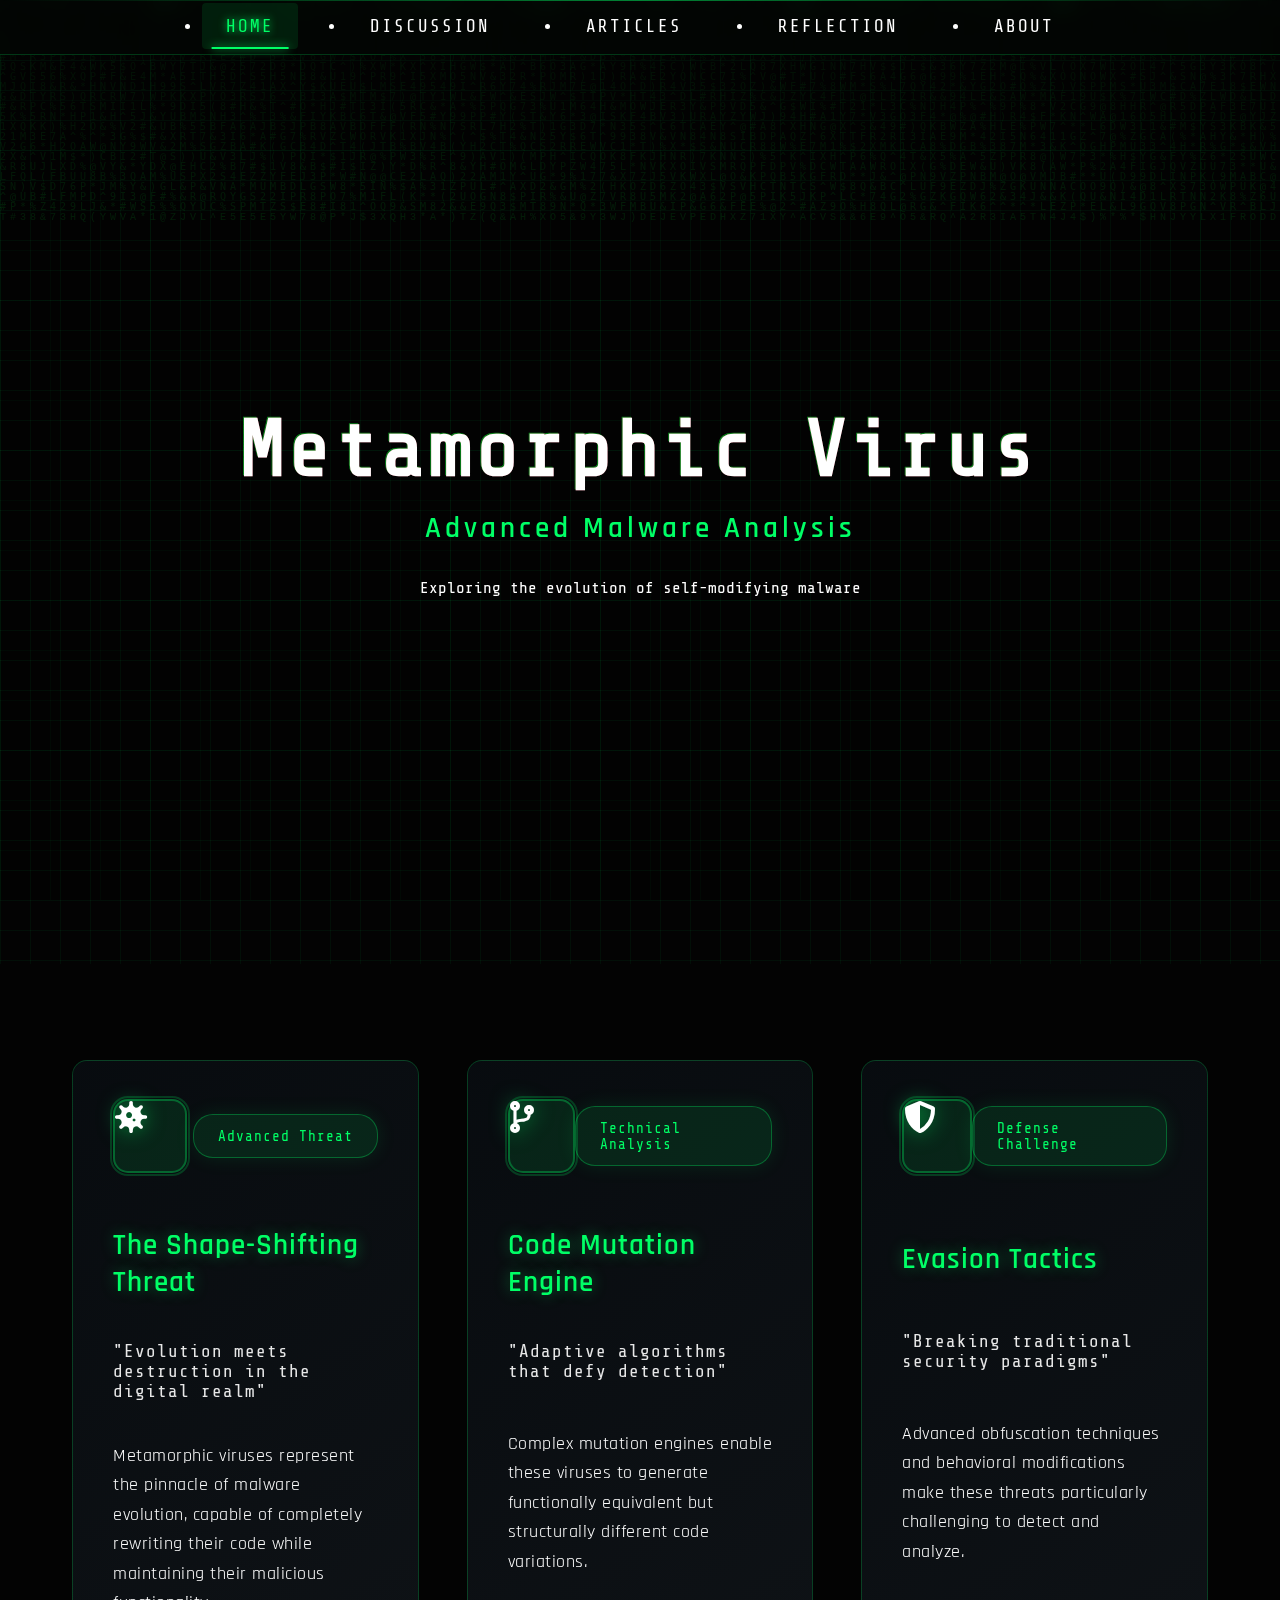
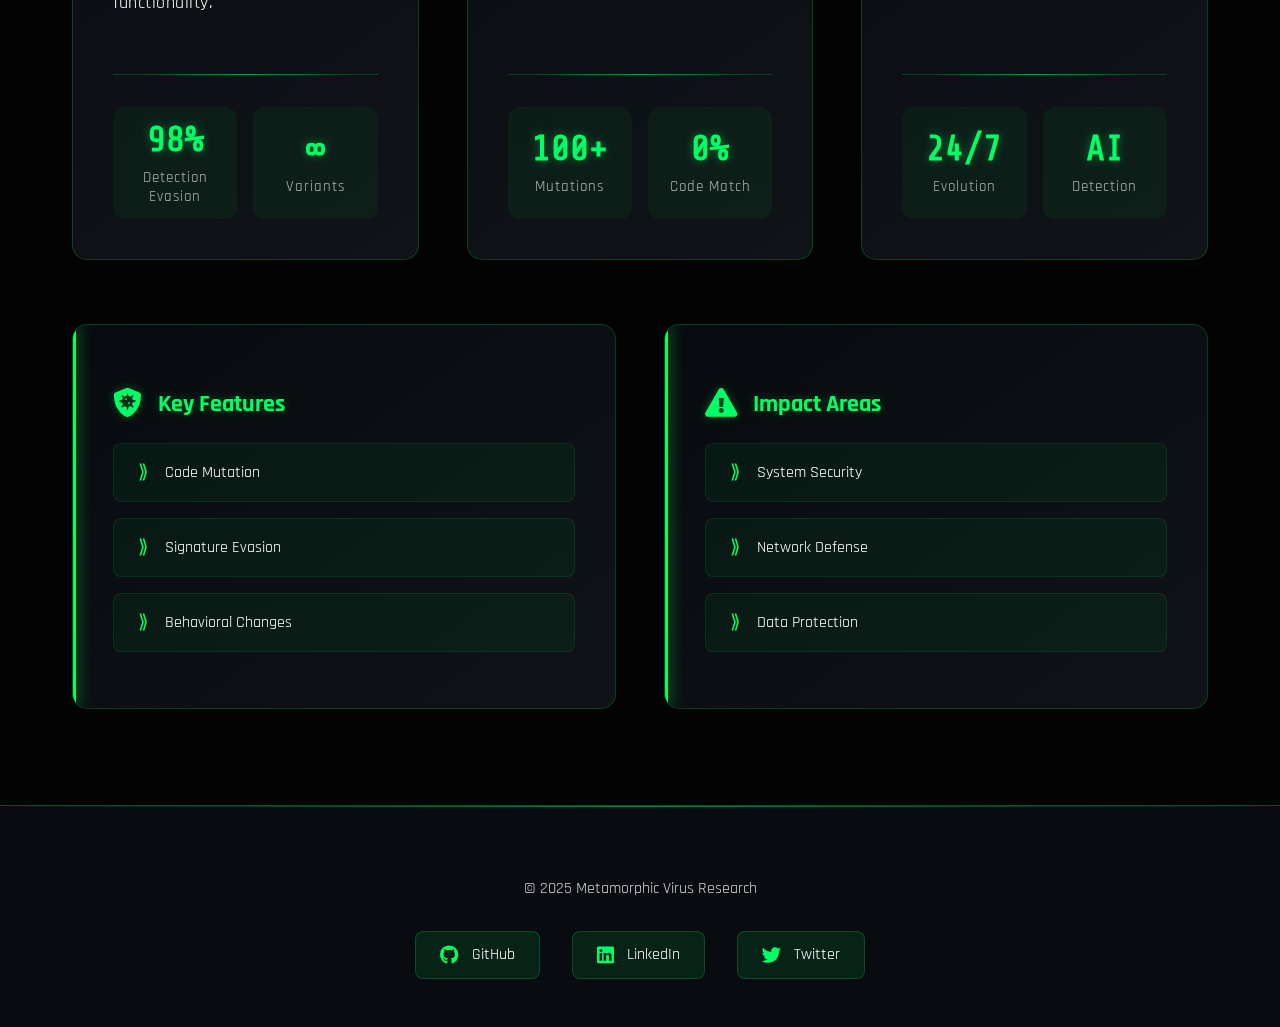
<file: index.html>
<!DOCTYPE html>
<html lang="en">
<head>
    <meta charset="UTF-8">
    <meta name="viewport" content="width=device-width, initial-scale=1.0">
    <title>Metamorphic Virus - Home</title>
    <link rel="stylesheet" href="css/style.css">
    <link rel="stylesheet" href="css/home.css">
    <link rel="stylesheet" href="css/footer.css">
    <link rel="preconnect" href="https://fonts.googleapis.com">
    <link rel="preconnect" href="https://fonts.gstatic.com" crossorigin>
    <link href="https://fonts.googleapis.com/css2?family=Share+Tech+Mono&family=Rajdhani:wght@400;600&display=swap" rel="stylesheet">
</head>
<body class="dark-theme">
    <div class="particles-bg"></div>
    <div class="cyber-grid"></div>
    
    <nav class="glass-nav">
        <ul>
            <li><a href="index.html" class="active">Home</a></li>
            <li><a href="discussion.html">Discussion</a></li>
            <li><a href="articles.html">Articles</a></li>
            <li><a href="reflection.html">Reflection</a></li>
            <li><a href="about.html">About</a></li>
        </ul>
    </nav>

    <main>
        <div class="hero-section">
            <div class="cyber-grid-overlay"></div>
            <div class="glitch-container">
                <h1 class="glitch mega-title" data-text="Metamorphic Virus">Metamorphic Virus</h1>
                <div class="scanline"></div>
                <div class="hero-subtitle">Advanced Malware Analysis</div>
                <div class="hero-description">
                    <p>Exploring the evolution of self-modifying malware</p>
                </div>
            </div>
        </div>
        
        <div class="content-wrapper">
            <div class="feature-cards">
                <div class="glass-card feature-card">
                    <div class="card-header">
                        <div class="card-icon"><i class="fas fa-virus pulse-icon"></i></div>
                        <div class="cyber-badge">Advanced Threat</div>
                    </div>
                    <h2 class="cyber-title">The Shape-Shifting Threat</h2>
                    <div class="cyber-line animated"></div>
                    <p class="glow-text">"Evolution meets destruction in the digital realm"</p>
                    <p class="main-text">Metamorphic viruses represent the pinnacle of malware evolution, capable of completely rewriting their code while maintaining their malicious functionality.</p>
                    <div class="card-stats">
                        <div class="stat">
                            <span class="stat-value">98%</span>
                            <span class="stat-label">Detection Evasion</span>
                        </div>
                        <div class="stat">
                            <span class="stat-value">∞</span>
                            <span class="stat-label">Variants</span>
                        </div>
                    </div>
                </div>

                <div class="glass-card feature-card">
                    <div class="card-header">
                        <div class="card-icon"><i class="fas fa-code-branch pulse-icon"></i></div>
                        <div class="cyber-badge">Technical Analysis</div>
                    </div>
                    <h2 class="cyber-title">Code Mutation Engine</h2>
                    <div class="cyber-line animated"></div>
                    <p class="glow-text">"Adaptive algorithms that defy detection"</p>
                    <p class="main-text">Complex mutation engines enable these viruses to generate functionally equivalent but structurally different code variations.</p>
                    <div class="card-stats">
                        <div class="stat">
                            <span class="stat-value">100+</span>
                            <span class="stat-label">Mutations</span>
                        </div>
                        <div class="stat">
                            <span class="stat-value">0%</span>
                            <span class="stat-label">Code Match</span>
                        </div>
                    </div>
                </div>

                <div class="glass-card feature-card">
                    <div class="card-header">
                        <div class="card-icon"><i class="fas fa-shield-alt pulse-icon"></i></div>
                        <div class="cyber-badge">Defense Challenge</div>
                    </div>
                    <h2 class="cyber-title">Evasion Tactics</h2>
                    <div class="cyber-line animated"></div>
                    <p class="glow-text">"Breaking traditional security paradigms"</p>
                    <p class="main-text">Advanced obfuscation techniques and behavioral modifications make these threats particularly challenging to detect and analyze.</p>
                    <div class="card-stats">
                        <div class="stat">
                            <span class="stat-value">24/7</span>
                            <span class="stat-label">Evolution</span>
                        </div>
                        <div class="stat">
                            <span class="stat-value">AI</span>
                            <span class="stat-label">Detection</span>
                        </div>
                    </div>
                </div>
            </div>

            <div class="info-grid">
                <div class="glass-card info-card">
                    <div class="card-accent"></div>
                    <h3><i class="fas fa-shield-virus"></i> Key Features</h3>
                    <ul class="cyber-list">
                        <li>Code Mutation</li>
                        <li>Signature Evasion</li>
                        <li>Behavioral Changes</li>
                    </ul>
                </div>
                <div class="glass-card info-card">
                    <div class="card-accent"></div>
                    <h3><i class="fas fa-exclamation-triangle"></i> Impact Areas</h3>
                    <ul class="cyber-list">
                        <li>System Security</li>
                        <li>Network Defense</li>
                        <li>Data Protection</li>
                    </ul>
                </div>
            </div>
        </div>
    </main>

    <footer class="glass-footer">
        <div class="footer-content">
            <div class="cyber-line"></div>
            <p>© 2025 Metamorphic Virus Research</p>
            <div class="social-links">
                <a href="#" class="cyber-link">
                    <i class="fab fa-github"></i>
                    <span>GitHub</span>
                </a>
                <a href="#" class="cyber-link">
                    <i class="fab fa-linkedin"></i>
                    <span>LinkedIn</span>
                </a>
                <a href="#" class="cyber-link">
                    <i class="fab fa-twitter"></i>
                    <span>Twitter</span>
                </a>
            </div>
        </div>
    </footer>

    <link rel="stylesheet" href="https://cdnjs.cloudflare.com/ajax/libs/font-awesome/5.15.4/css/all.min.css">
    <script src="js/script.js"></script>
</body>
</html>
</file>
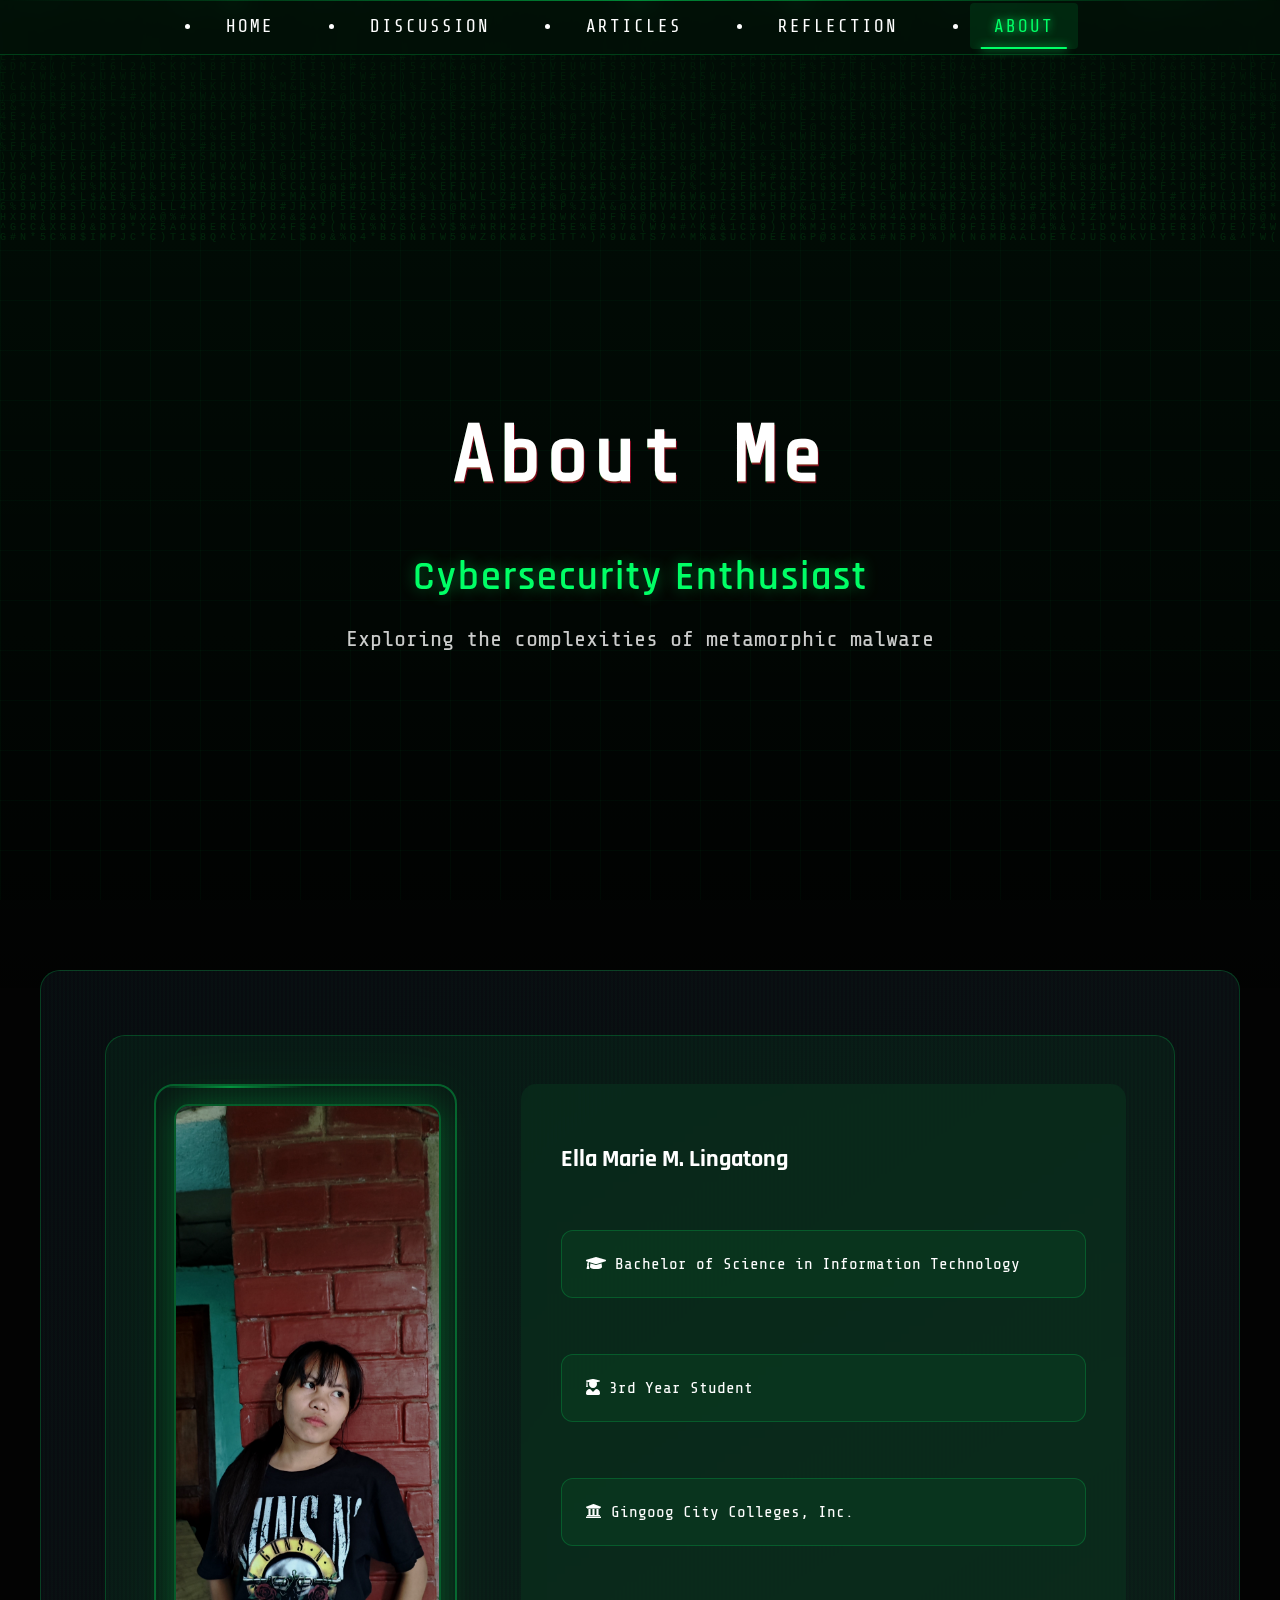
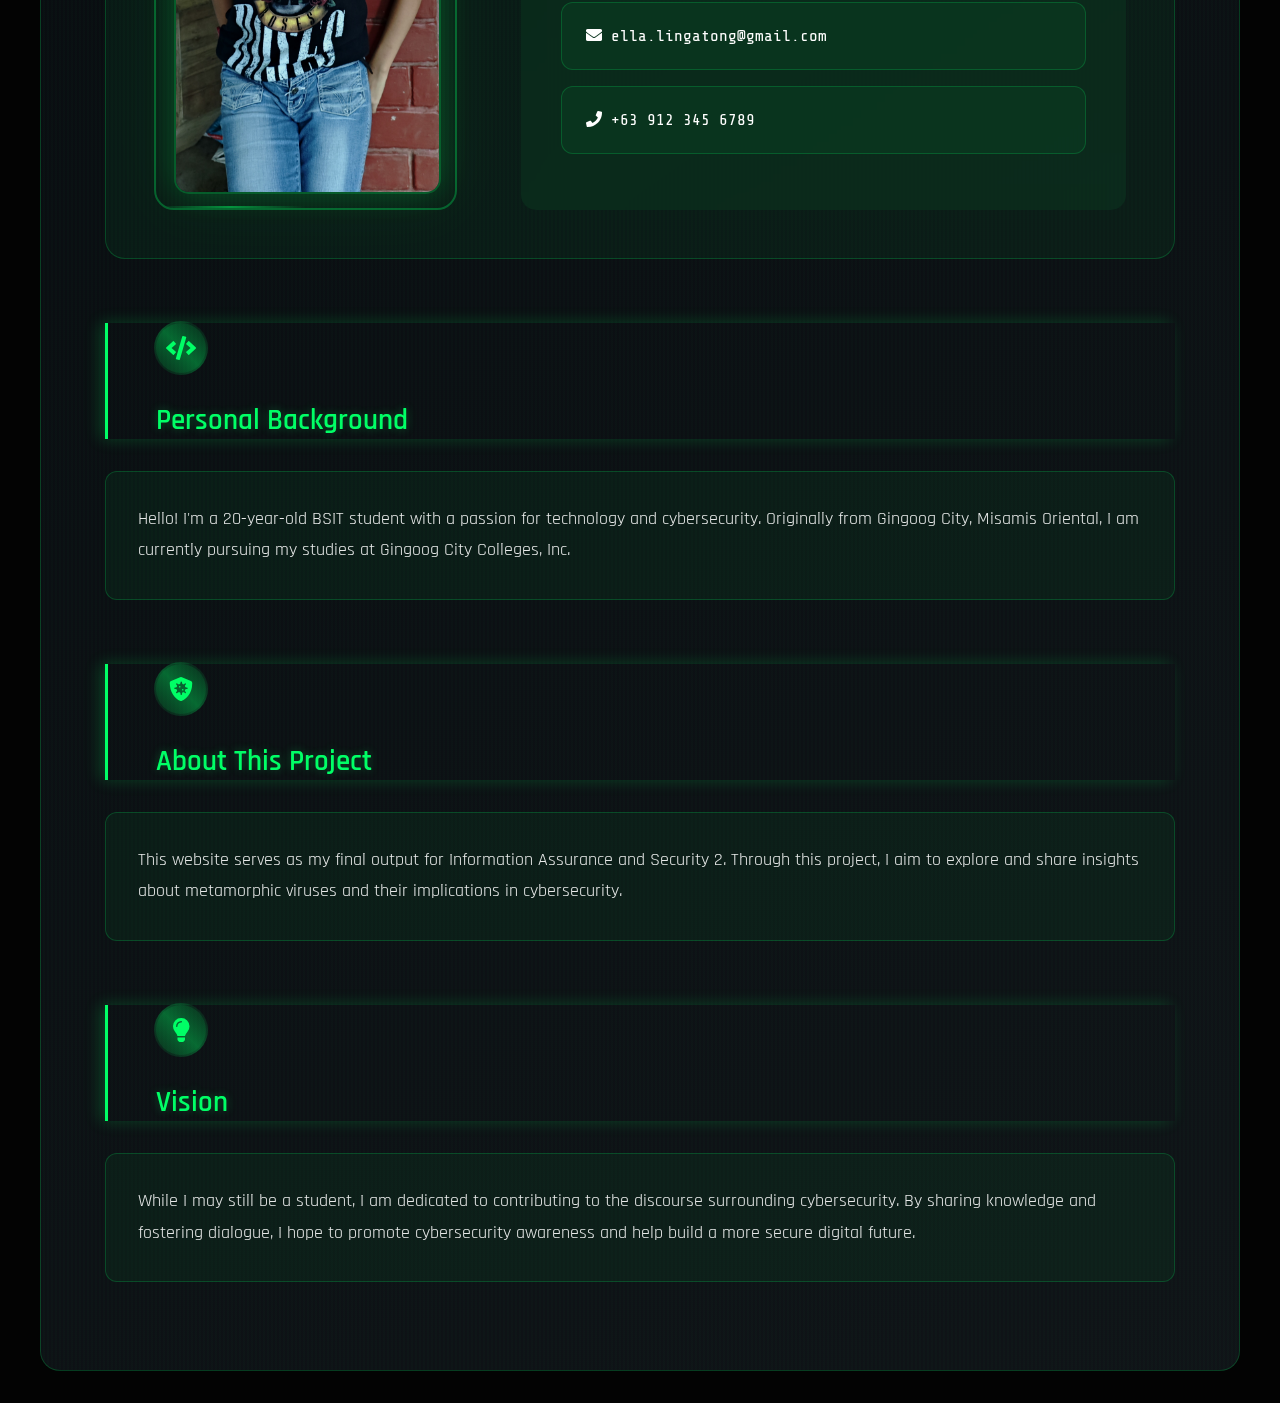
<file: about.html>
<!DOCTYPE html>
<html lang="en">
<head>
    <meta charset="UTF-8">
    <meta name="viewport" content="width=device-width, initial-scale=1.0">
    <title>Metamorphic Virus - About</title>
    <link rel="stylesheet" href="css/style.css">
    <link rel="stylesheet" href="css/about.css">
    <link rel="stylesheet" href="https://cdnjs.cloudflare.com/ajax/libs/font-awesome/5.15.4/css/all.min.css">
        <link rel="preconnect" href="https://fonts.googleapis.com">
    <link rel="preconnect" href="https://fonts.gstatic.com" crossorigin>
    <link href="https://fonts.googleapis.com/css2?family=Share+Tech+Mono&family=Rajdhani:wght@400;600&display=swap" rel="stylesheet">
    <link rel="preconnect" href="https://fonts.googleapis.com">
    <link rel="preconnect" href="https://fonts.gstatic.com" crossorigin>
    <link href="https://fonts.googleapis.com/css2?family=Share+Tech+Mono&family=Rajdhani:wght@400;600&display=swap" rel="stylesheet">
</head>
<body class="dark-theme">
    <div class="particles-bg"></div>
    
    <nav class="glass-nav">
        <ul>
            <li><a href="index.html">Home</a></li>
            <li><a href="discussion.html">Discussion</a></li>
            <li><a href="articles.html">Articles</a></li>
            <li><a href="reflection.html">Reflection</a></li>
            <li><a href="about.html" class="active">About</a></li>
        </ul>
    </nav>

    <main>
        <div class="hero-section">
            <div class="glitch-container">
                <h1 class="glitch" data-text="About Me">About Me</h1>
                <div class="scanline"></div>
                <div class="hero-subtitle">Cybersecurity Enthusiast</div>
                <div class="hero-description">
                    <p>Exploring the complexities of metamorphic malware</p>
                </div>
            </div>
        </div>
        
        <div class="content-wrapper">
            <div class="about-container glass-card">
                <div class="profile-section">
                    <div class="profile-image-container">
                        <div class="cyber-frame"></div>
                        <img src="images/f6c3b73f-e678-4ceb-bf7e-942e12165faa.jpg" alt="Ella Marie M. Lingatong" class="cyber-profile">
                    </div>
                    <div class="profile-info">
                        <h2 class="cyber-title">Ella Marie M. Lingatong</h2>
                        <div class="cyber-line"></div>
                        <div class="student-details">
                            <div class="course-info">
                                <i class="fas fa-graduation-cap"></i>
                                <span>Bachelor of Science in Information Technology</span>
                            </div>
                            <div class="year-info">
                                <i class="fas fa-user-graduate"></i>
                                <span>3rd Year Student</span>
                            </div>
                            <div class="college-info">
                                <i class="fas fa-university"></i>
                                <span>Gingoog City Colleges, Inc.</span>
                            </div>
                        </div>
                        <div class="contact-info">
                            <div class="contact-item">
                                <i class="fas fa-envelope"></i>
                                <span>ella.lingatong@gmail.com</span>
                            </div>
                            <div class="contact-item">
                                <i class="fas fa-phone"></i>
                                <span>+63 912 345 6789</span>
                            </div>
                        </div>
                    </div>
                </div>

                <div class="about-content">
                    <div class="section-divider">
                        <span class="divider-icon"><i class="fas fa-code"></i></span>
                        <h3>Personal Background</h3>
                    </div>
                    <p class="bio-text">Hello! I'm a 20-year-old BSIT student with a passion for technology and cybersecurity. Originally from Gingoog City, Misamis Oriental, I am currently pursuing my studies at Gingoog City Colleges, Inc.</p>

                    <div class="section-divider">
                        <span class="divider-icon"><i class="fas fa-shield-virus"></i></span>
                        <h3>About This Project</h3>
                    </div>
                    <p class="bio-text">This website serves as my final output for Information Assurance and Security 2. Through this project, I aim to explore and share insights about metamorphic viruses and their implications in cybersecurity.</p>

                    <div class="section-divider">
                        <span class="divider-icon"><i class="fas fa-lightbulb"></i></span>
                        <h3>Vision</h3>
                    </div>
                    <p class="bio-text">While I may still be a student, I am dedicated to contributing to the discourse surrounding cybersecurity. By sharing knowledge and fostering dialogue, I hope to promote cybersecurity awareness and help build a more secure digital future.</p>
                </div>
            </div>
        </div>
    </main>

    <footer>
        <!-- Existing footer content -->
    </footer>
    <script src="js/script.js"></script>
</body>
</html>
</file>
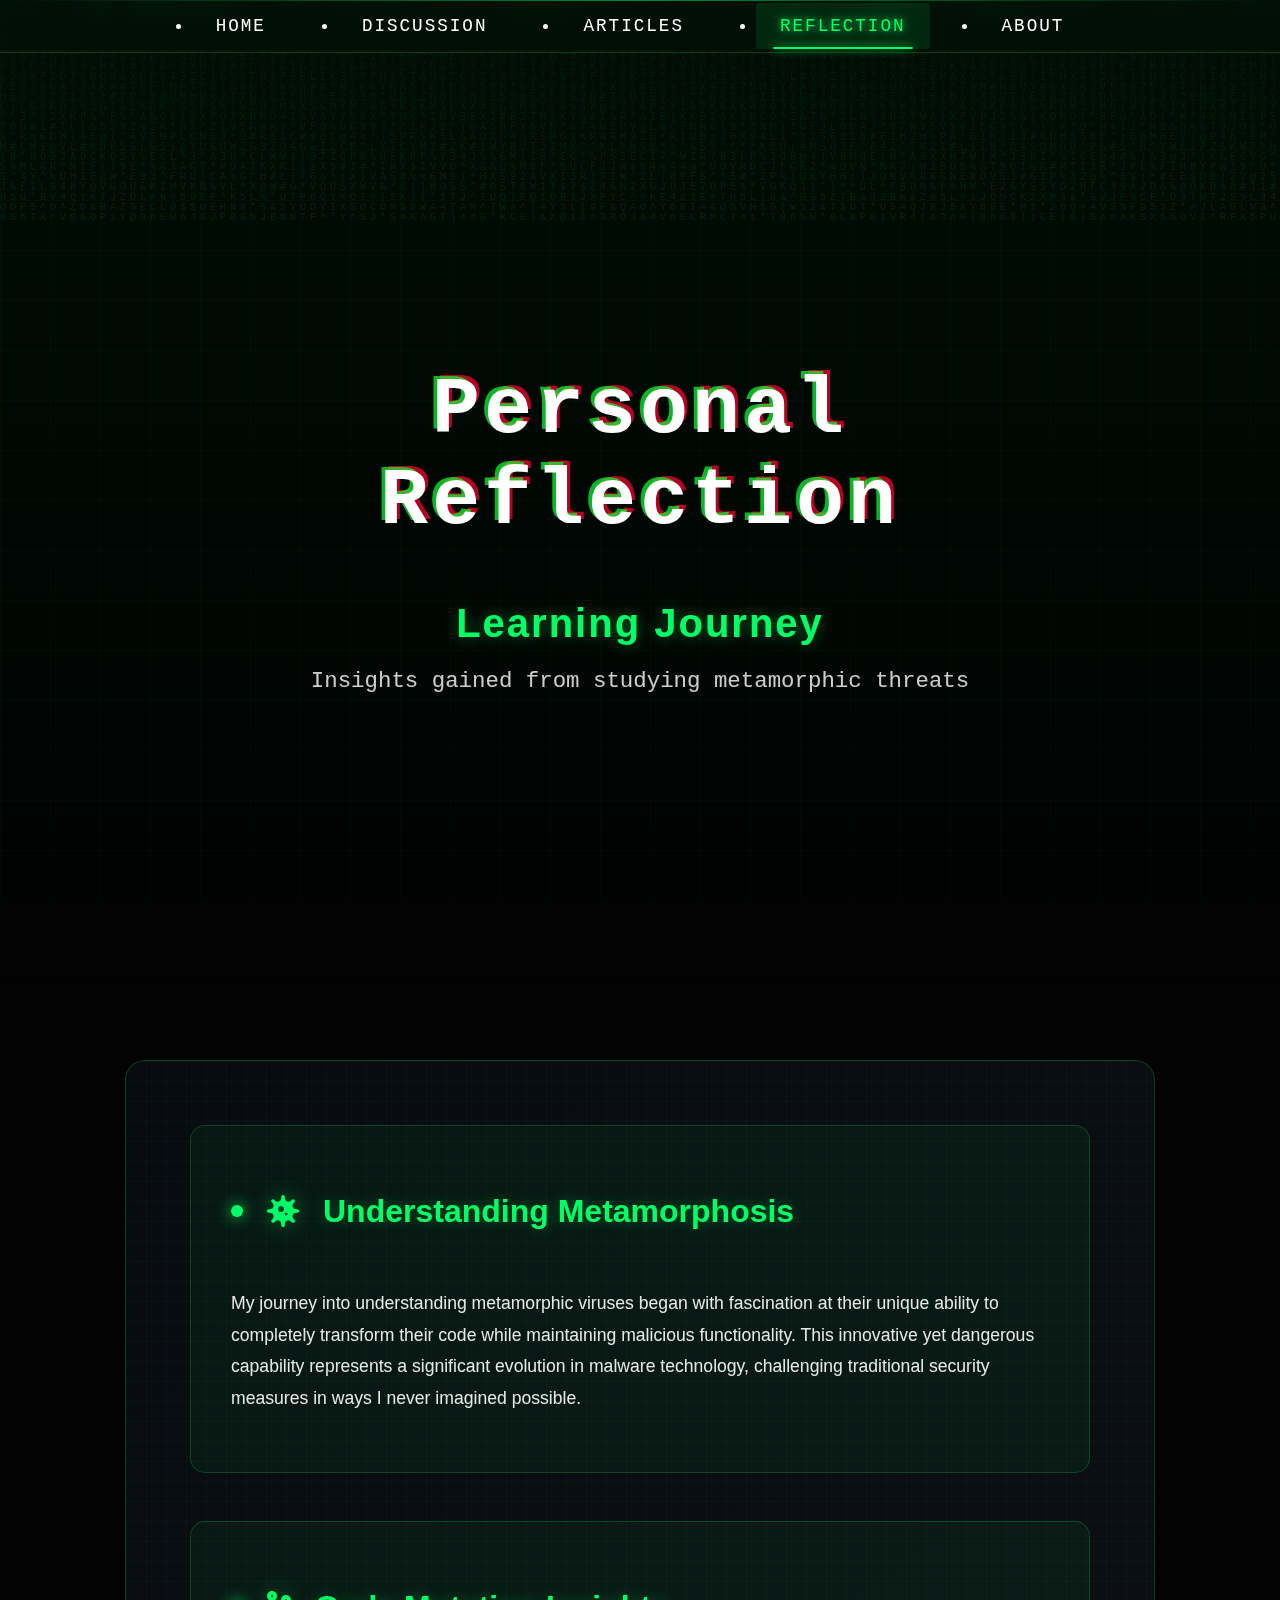
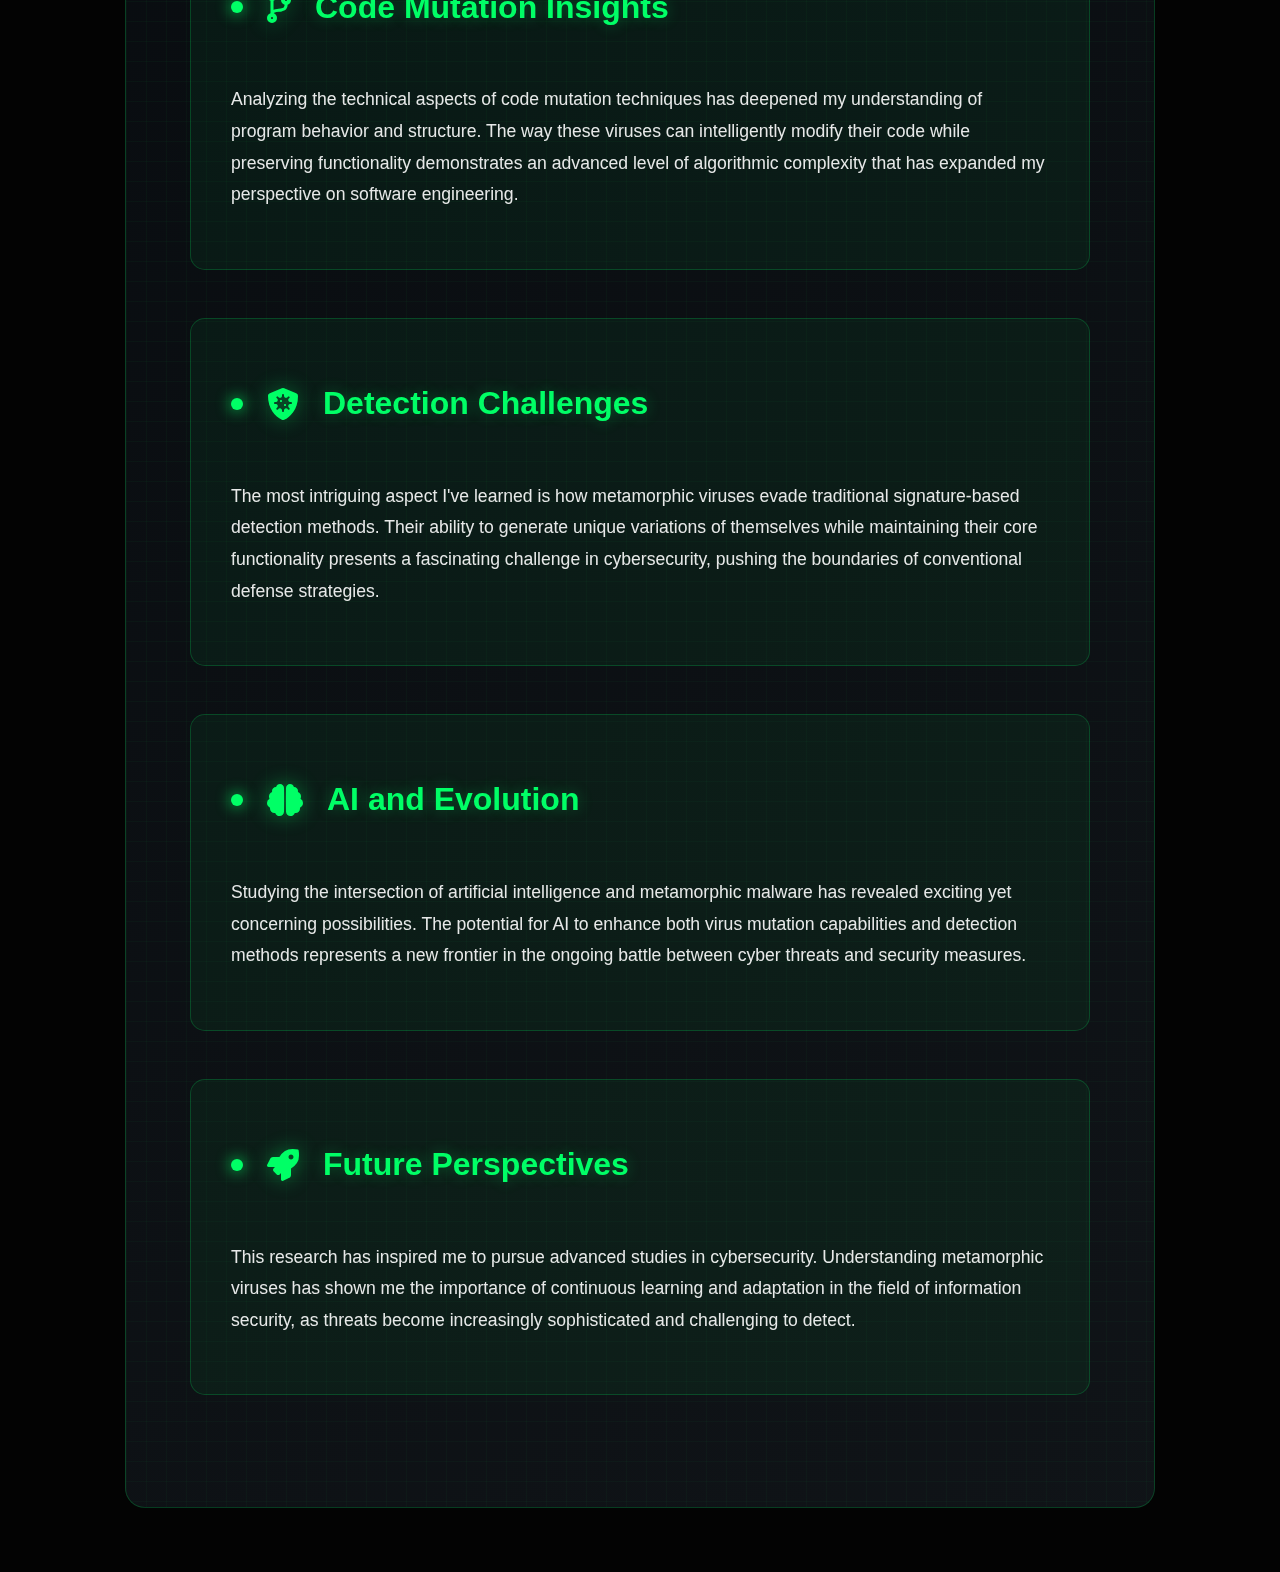
<file: reflection.html>
<!DOCTYPE html>
<html lang="en">
<head>
    <meta charset="UTF-8">
    <meta name="viewport" content="width=device-width, initial-scale=1.0">
    <title>Metamorphic Virus - Reflection</title>
    <link rel="stylesheet" href="css/style.css">
    <link rel="stylesheet" href="css/reflection.css">
    <link rel="stylesheet" href="https://cdnjs.cloudflare.com/ajax/libs/font-awesome/5.15.1/css/all.min.css">
</head>
<body class="dark-theme">
    <div class="particles-bg"></div>
    
    <nav class="glass-nav">
        <ul>
            <li><a href="index.html">Home</a></li>
            <li><a href="discussion.html">Discussion</a></li>
            <li><a href="articles.html">Articles</a></li>
            <li><a href="reflection.html" class="active">Reflection</a></li>
            <li><a href="about.html">About</a></li>
        </ul>
    </nav>

    <main>
        <div class="hero-section">
            <div class="glitch-container">
                <h1 class="glitch" data-text="Personal Reflection">Personal Reflection</h1>
                <div class="scanline"></div>
                <div class="hero-subtitle">Learning Journey</div>
                <div class="hero-description">
                    <p>Insights gained from studying metamorphic threats</p>
                </div>
            </div>
        </div>

        <div class="content-wrapper">
            <div class="reflection-container glass-card">
                <div class="reflection-paragraph">
                    <div class="paragraph-header">
                        <span class="cyber-dot"></span>
                        <i class="fas fa-virus"></i>
                        <h2>Understanding Metamorphosis</h2>
                    </div>
                    <p>My journey into understanding metamorphic viruses began with fascination at their unique ability to completely transform their code while maintaining malicious functionality. This innovative yet dangerous capability represents a significant evolution in malware technology, challenging traditional security measures in ways I never imagined possible.</p>
                </div>

                <div class="reflection-paragraph">
                    <div class="paragraph-header">
                        <span class="cyber-dot"></span>
                        <i class="fas fa-code-branch"></i>
                        <h2>Code Mutation Insights</h2>
                    </div>
                    <p>Analyzing the technical aspects of code mutation techniques has deepened my understanding of program behavior and structure. The way these viruses can intelligently modify their code while preserving functionality demonstrates an advanced level of algorithmic complexity that has expanded my perspective on software engineering.</p>
                </div>

                <div class="reflection-paragraph">
                    <div class="paragraph-header">
                        <span class="cyber-dot"></span>
                        <i class="fas fa-shield-virus"></i>
                        <h2>Detection Challenges</h2>
                    </div>
                    <p>The most intriguing aspect I've learned is how metamorphic viruses evade traditional signature-based detection methods. Their ability to generate unique variations of themselves while maintaining their core functionality presents a fascinating challenge in cybersecurity, pushing the boundaries of conventional defense strategies.</p>
                </div>

                <div class="reflection-paragraph">
                    <div class="paragraph-header">
                        <span class="cyber-dot"></span>
                        <i class="fas fa-brain"></i>
                        <h2>AI and Evolution</h2>
                    </div>
                    <p>Studying the intersection of artificial intelligence and metamorphic malware has revealed exciting yet concerning possibilities. The potential for AI to enhance both virus mutation capabilities and detection methods represents a new frontier in the ongoing battle between cyber threats and security measures.</p>
                </div>

                <div class="reflection-paragraph">
                    <div class="paragraph-header">
                        <span class="cyber-dot"></span>
                        <i class="fas fa-rocket"></i>
                        <h2>Future Perspectives</h2>
                    </div>
                    <p>This research has inspired me to pursue advanced studies in cybersecurity. Understanding metamorphic viruses has shown me the importance of continuous learning and adaptation in the field of information security, as threats become increasingly sophisticated and challenging to detect.</p>
                </div>
            </div>
        </div>
    </main>

    <footer class="glass-footer">
        <!-- Existing footer content -->
    </footer>
    <script src="js/script.js"></script>
</body>
</html>
</file>
<file: css/style.css>
:root {
    --primary-neon: #0f6;
    --secondary-neon: #f0f;
    --dark-bg: #030303;
    --glass: rgba(16, 20, 24, 0.95);
    --terminal-green: rgba(0, 255, 102, 0.2);
    --font-heading: 'Rajdhani', sans-serif;
    --font-mono: 'Share Tech Mono', monospace;
}

body {
    background: var(--dark-bg);
    margin: 0;
    min-height: 100vh;
    font-family: var(--font-heading);
    color: #fff;
    overflow-x: hidden;
    position: relative;
}

.particles-bg::before {
    content: '';
    position: fixed;
    top: 0;
    left: 0;
    width: 100%;
    height: 100%;
    background: 
        linear-gradient(rgba(0, 255, 102, 0.03) 1px, transparent 1px),
        linear-gradient(90deg, rgba(0, 255, 102, 0.03) 1px, transparent 1px);
    background-size: 50px 50px;
    z-index: -1;
    animation: gridMove 20s linear infinite;
}

.hero-section {
    min-height: 40vh;
    display: flex;
    align-items: center;
    justify-content: center;
    position: relative;
    padding: 4rem 1rem;
}

.glitch-container {
    text-align: center;
    position: relative;
}

.glitch {
    font-size: 3.5rem;
    letter-spacing: 4px;
    animation: textGlitch 3s infinite;
    font-family: var(--font-mono);
}

.content-wrapper {
    max-width: 1200px;
    margin: 0 auto;
    padding: 2rem;
}

.glass-card {
    background: rgba(8, 12, 16, 0.95);
    backdrop-filter: blur(12px);
    border: 1px solid rgba(0, 255, 102, 0.2);
    border-radius: 15px;
    transition: all 0.3s ease;
}

.glass-nav {
    position: fixed;
    width: 100%;
    top: 0;
    z-index: 1000;
    backdrop-filter: blur(12px);
    border-bottom: 1px solid var(--terminal-green);
}

.glass-nav::before {
    content: '';
    position: absolute;
    top: 0;
    left: 0;
    right: 0;
    height: 1px;
    background: linear-gradient(90deg,
        transparent,
        rgba(0, 255, 102, 0.5),
        transparent
    );
}

.glass-nav ul {
    max-width: 1200px;
    margin: 0 auto;
    padding: 1rem;
    display: flex;
    justify-content: center;
    gap: 3rem;
}

.glass-nav a {
    color: #fff;
    text-decoration: none;
    font-size: 1.1rem;
    padding: 0.8rem 1.5rem;
    position: relative;
    overflow: hidden;
    transition: all 0.3s ease;
    text-transform: uppercase;
    letter-spacing: 2px;
    font-family: var(--font-mono);
}

.glass-nav a::before {
    content: '';
    position: absolute;
    bottom: 0;
    left: 50%;
    width: 0;
    height: 2px;
    background: var(--primary-neon);
    transition: all 0.3s ease;
    transform: translateX(-50%);
    box-shadow: 0 0 10px var(--primary-neon);
}

.glass-nav a:hover::before,
.glass-nav a.active::before {
    width: 80%;
}

.glass-nav a:hover {
    color: var(--primary-neon);
    text-shadow: 0 0 8px var(--primary-neon);
}

.glass-nav a.active {
    color: var(--primary-neon);
    text-shadow: 0 0 8px var(--primary-neon);
    background: rgba(0, 255, 102, 0.1);
    border-radius: 4px;
}

.hero-subtitle {
    font-family: var(--font-heading);
    font-weight: 600;
}

.hero-description {
    font-family: var(--font-mono);
}

@keyframes gridMove {
    0% { transform: translateY(0); }
    100% { transform: translateY(50px); }
}

@media screen and (max-width: 767px) {
    .glass-nav ul {
        flex-direction: column;
        padding: 1rem;
    }

    .glass-nav li {
        width: 100%;
        text-align: center;
    }

    .glass-nav a {
        display: block;
        padding: 0.8rem;
        margin: 0.3rem 0;
    }
}
</file>
<file: css/home.css>
.hero-section {
    min-height: 100vh;
    display: flex;
    align-items: center;
    justify-content: center;
    position: relative;
    padding: 2rem;
    overflow: hidden;
}

.cyber-grid-overlay {
    position: absolute;
    inset: 0;
    background-image: 
        linear-gradient(rgba(0, 255, 102, 0.05) 1px, transparent 1px),
        linear-gradient(90deg, rgba(0, 255, 102, 0.05) 1px, transparent 1px);
    background-size: 30px 30px;
    animation: gridMove 20s linear infinite;
}

.glitch-container {
    text-align: center;
    z-index: 1;
}

.mega-title {
    font-size: 5rem;
    margin-bottom: 1rem;
    text-shadow: 0 0 20px rgba(0, 255, 102, 0.5);
}

.hero-subtitle {
    font-size: 1.8rem;
    color: var(--primary-neon);
    margin-bottom: 2rem;
    letter-spacing: 4px;
}

.feature-cards {
    display: grid;
    grid-template-columns: repeat(3, minmax(0, 1fr));
    gap: 3rem;
    margin: 4rem auto;
    max-width: 1400px;
    padding: 0 2rem;
}

.feature-card {
    display: flex;
    flex-direction: column;
    min-height: 500px;
    padding: 2.5rem;
    background: linear-gradient(145deg, rgba(8, 12, 16, 0.95), rgba(16, 20, 24, 0.98));
    border: 1px solid rgba(0, 255, 102, 0.2);
    position: relative;
    overflow: hidden;
}

.feature-card::before {
    content: '';
    position: absolute;
    inset: 0;
    background: 
        linear-gradient(90deg, rgba(0, 255, 102, 0.03) 1px, transparent 1px),
        linear-gradient(rgba(0, 255, 102, 0.03) 1px, transparent 1px);
    background-size: 20px 20px;
    opacity: 0;
    transition: opacity 0.3s ease;
}

.feature-card::after {
    content: '';
    position: absolute;
    top: 0;
    left: -100%;
    width: 100%;
    height: 2px;
    background: linear-gradient(90deg, transparent, var(--primary-neon), transparent);
    animation: scanline 3s linear infinite;
}

.feature-card:hover {
    transform: translateY(-10px);
    box-shadow: 
        0 15px 30px rgba(0, 255, 102, 0.15),
        0 0 50px rgba(0, 255, 102, 0.1);
}

.feature-card:hover::before {
    opacity: 1;
}

.card-header {
    display: flex;
    justify-content: space-between;
    align-items: center;
    margin-bottom: 2rem;
    height: 70px;
}

.card-icon {
    width: 70px;
    height: 70px;
    background: rgba(0, 255, 102, 0.1);
    border: 2px solid rgba(0, 255, 102, 0.3);
    border-radius: 15px;
    position: relative;
}

.card-icon::before {
    content: '';
    position: absolute;
    inset: -5px;
    border: 2px solid rgba(0, 255, 102, 0.2);
    border-radius: 18px;
    animation: rotateFrame 4s linear infinite;
}

.pulse-icon {
    font-size: 2rem;
    filter: drop-shadow(0 0 10px rgba(0, 255, 102, 0.5));
}

.cyber-badge {
    padding: 0.8rem 1.5rem;
    background: rgba(0, 255, 102, 0.1);
    border: 1px solid rgba(0, 255, 102, 0.3);
    box-shadow: 0 0 20px rgba(0, 255, 102, 0.1);
    border-radius: 20px;
    font-size: 0.9rem;
    color: var(--primary-neon);
    animation: badgePulse 2s infinite;
    font-family: 'Share Tech Mono', monospace;
    letter-spacing: 1px;
}

.cyber-title {
    font-size: 1.8rem;
    margin: 1.5rem 0;
    min-height: 4rem;
    display: flex;
    align-items: center;
    font-family: 'Rajdhani', sans-serif;
    font-weight: 600;
    letter-spacing: 1px;
    color: var(--primary-neon);
    text-shadow: 0 0 15px rgba(0, 255, 102, 0.4);
}

.glow-text {
    font-size: 1.1rem;
    margin: 1rem 0;
    min-height: 3rem;
    font-family: 'Share Tech Mono', monospace;
    letter-spacing: 1px;
    color: rgba(255, 255, 255, 0.9);
}

.main-text {
    flex: 1;
    margin: 1.5rem 0;
    line-height: 1.6;
    font-family: 'Rajdhani', sans-serif;
    font-size: 1.15rem;
    letter-spacing: 0.5px;
}

.card-stats {
    margin-top: auto;
    display: grid;
    grid-template-columns: repeat(2, 1fr);
    gap: 1rem;
    margin-top: 2rem;
    padding-top: 2rem;
    border-top: 1px solid rgba(0, 255, 102, 0.2);
    position: relative;
}

.card-stats::before {
    content: '';
    position: absolute;
    top: -1px;
    left: 10%;
    right: 10%;
    height: 1px;
    background: linear-gradient(90deg, 
        transparent,
        rgba(0, 255, 102, 0.5),
        transparent
    );
}

.stat {
    height: 80px;
    display: flex;
    flex-direction: column;
    justify-content: center;
    align-items: center;
    padding: 1rem;
    background: rgba(0, 255, 102, 0.05);
    border-radius: 12px;
    text-align: center;
    transition: all 0.3s ease;
}

.stat:hover {
    transform: translateY(-5px);
    background: rgba(0, 255, 102, 0.1);
}

.stat-value {
    font-size: 2rem;
    color: var(--primary-neon);
    text-shadow: 0 0 10px rgba(0, 255, 102, 0.4);
    display: block;
    margin-bottom: 0.5rem;
    font-family: 'Share Tech Mono', monospace;
    font-size: 2.2rem;
    font-weight: 600;
}

.stat-label {
    font-size: 1.1rem;
    color: rgba(255, 255, 255, 0.8);
    letter-spacing: 1px;
    font-family: 'Rajdhani', sans-serif;
    font-size: 0.95rem;
    letter-spacing: 1px;
    opacity: 0.8;
}

.info-grid {
    display: grid;
    grid-template-columns: repeat(2, 1fr);
    gap: 3rem;
    max-width: 1200px;
    margin: 4rem auto;
    padding: 0 2rem;
}

.info-card {
    background: linear-gradient(145deg, rgba(8, 12, 16, 0.9), rgba(16, 20, 24, 0.95));
    border: 1px solid rgba(0, 255, 102, 0.2);
    padding: 2.5rem;
    border-radius: 15px;
    position: relative;
    overflow: hidden;
    transition: all 0.3s cubic-bezier(0.4, 0, 0.2, 1);
}

.info-card:hover {
    transform: translateY(-10px);
    box-shadow: 
        0 15px 30px rgba(0, 255, 102, 0.15),
        0 0 60px rgba(0, 255, 102, 0.1);
    border-color: rgba(0, 255, 102, 0.4);
}

.info-card h3 {
    display: flex;
    align-items: center;
    gap: 1rem;
    font-size: 1.5rem;
    margin-bottom: 1.5rem;
    color: var(--primary-neon);
    text-shadow: 0 0 10px rgba(0, 255, 102, 0.3);
}

.info-card h3 i {
    font-size: 1.8rem;
    animation: pulseIcon 2s infinite;
}

.cyber-list {
    list-style: none;
    padding: 0;
}

.cyber-list li {
    padding: 1rem 1.5rem;
    margin-bottom: 1rem;
    background: rgba(0, 255, 102, 0.05);
    border: 1px solid rgba(0, 255, 102, 0.1);
    border-radius: 8px;
    transition: all 0.3s ease;
    display: flex;
    align-items: center;
    position: relative;
    overflow: hidden;
}

.cyber-list li::before {
    content: '⟫';
    color: var(--primary-neon);
    margin-right: 1rem;
    font-size: 1.2rem;
    transition: transform 0.3s ease;
}

.cyber-list li:hover {
    background: rgba(0, 255, 102, 0.1);
    transform: translateX(10px);
    border-color: rgba(0, 255, 102, 0.3);
}

.cyber-list li:hover::before {
    transform: translateX(5px);
}

.cyber-list li::after {
    content: '';
    position: absolute;
    top: 0;
    left: -100%;
    width: 100%;
    height: 100%;
    background: linear-gradient(
        90deg,
        transparent,
        rgba(0, 255, 102, 0.1),
        transparent
    );
    transition: 0.5s;
}

.cyber-list li:hover::after {
    left: 100%;
}

.card-accent {
    position: absolute;
    top: 0;
    left: 0;
    width: 3px;
    height: 100%;
    background: var(--primary-neon);
    box-shadow: 0 0 15px var(--primary-neon);
}

@keyframes rotateGradient {
    from { transform: rotate(0deg); }
    to { transform: rotate(360deg); }
}

@keyframes gridMove {
    from { transform: translateY(0); }
    to { transform: translateY(30px); }
}

@keyframes pulseIcon {
    0% { transform: scale(1); }
    50% { transform: scale(1.1); }
    100% { transform: scale(1); }
}

@keyframes iconPulse {
    0% { transform: scale(1); }
    50% { transform: scale(1.1); }
    100% { transform: scale(1); }
}

@keyframes spinAura {
    from { transform: rotate(0deg); }
    to { transform: rotate(360deg); }
}

@keyframes badgePulse {
    0%, 100% { box-shadow: 0 0 5px rgba(0, 255, 102, 0.3); }
    50% { box-shadow: 0 0 15px rgba(0, 255, 102, 0.5); }
}

@keyframes rotateFrame {
    from { transform: rotate(0deg); }
    to { transform: rotate(360deg); }
}

@keyframes scanline {
    0% { left: -100%; }
    100% { left: 200%; }
}

@media (max-width: 1200px) {
    .feature-cards {
        grid-template-columns: repeat(2, 1fr);
    }
}

@media (max-width: 768px) {
    .mega-title {
        font-size: 3rem;
    }
    
    .hero-subtitle {
        font-size: 1.4rem;
    }

    .feature-cards {
        grid-template-columns: 1fr;
        padding: 0 1rem;
    }

    .info-grid {
        grid-template-columns: 1fr;
        gap: 2rem;
    }

    .feature-card {
        padding: 2rem;
    }
    
    .card-stats {
        grid-template-columns: 1fr;
    }
    
    .stat-value {
        font-size: 2.5rem;
    }
}
</file>
<file: css/footer.css>
.glass-footer {
    background: rgba(8, 12, 16, 0.95);
    backdrop-filter: blur(15px);
    border-top: 1px solid rgba(0, 255, 102, 0.3);
    padding: 3rem 0;
    position: relative;
    overflow: hidden;
}

.glass-footer::before {
    content: '';
    position: absolute;
    top: 0;
    left: 0;
    right: 0;
    height: 1px;
    background: linear-gradient(90deg, 
        transparent,
        rgba(0, 255, 102, 0.5),
        transparent
    );
}

.footer-content {
    max-width: 1200px;
    margin: 0 auto;
    padding: 0 2rem;
    text-align: center;
}

.footer-content p {
    color: rgba(255, 255, 255, 0.8);
    margin: 1.5rem 0;
}

.social-links {
    display: flex;
    justify-content: center;
    gap: 2rem;
    margin-top: 2rem;
}

.cyber-link {
    display: flex;
    align-items: center;
    gap: 0.8rem;
    padding: 0.8rem 1.5rem;
    background: rgba(0, 255, 102, 0.1);
    border: 1px solid rgba(0, 255, 102, 0.2);
    border-radius: 8px;
    color: #fff;
    text-decoration: none;
    transition: all 0.3s ease;
    position: relative;
    overflow: hidden;
}

.cyber-link::before {
    content: '';
    position: absolute;
    top: 0;
    left: -100%;
    width: 100%;
    height: 100%;
    background: linear-gradient(
        90deg,
        transparent,
        rgba(0, 255, 102, 0.2),
        transparent
    );
    transition: 0.5s;
}

.cyber-link:hover {
    transform: translateY(-3px);
    border-color: rgba(0, 255, 102, 0.4);
    box-shadow: 0 5px 15px rgba(0, 255, 102, 0.2);
}

.cyber-link:hover::before {
    left: 100%;
}

.cyber-link i {
    font-size: 1.2rem;
    color: var(--primary-neon);
}

@media (max-width: 768px) {
    .social-links {
        flex-direction: column;
        align-items: center;
        gap: 1rem;
    }

    .cyber-link {
        width: 200px;
    }
}
</file>
<file: css/about.css>
.profile-section {
    display: grid;
    grid-template-columns: minmax(300px, 1fr) 2fr;
    gap: 4rem;
    position: relative;
    z-index: 1;
    background: rgba(0, 255, 102, 0.05);
    border-radius: 20px;
    padding: 3rem;
    margin-bottom: 3rem;
    border: 1px solid rgba(0, 255, 102, 0.2);
}

.profile-image-container {
    position: relative;
    padding: 20px;
}

.cyber-frame {
    position: absolute;
    inset: 0;
    border: 2px solid rgba(0, 255, 102, 0.3);
    border-radius: 20px;
    animation: frameRotate 10s linear infinite;
    overflow: hidden;
}

.cyber-frame::before, .cyber-frame::after {
    content: '';
    position: absolute;
    background: linear-gradient(90deg, transparent, rgba(0, 255, 102, 0.5), transparent);
    width: 50%;
    height: 2px;
    animation: scanline 2s linear infinite;
}

.cyber-frame::before { top: 0; }
.cyber-frame::after { bottom: 0; }

.cyber-profile {
    position: relative;
    width: 100%;
    height: 100%;
    object-fit: cover;
    border-radius: 15px;
    border: 2px solid rgba(0, 255, 102, 0.3);
    box-shadow: 
        0 0 30px rgba(0, 255, 102, 0.2),
        0 0 60px rgba(0, 255, 102, 0.1);
    filter: brightness(0.9) contrast(1.1);
    transition: all 0.3s ease;
}

.profile-info {
    background: rgba(0, 255, 102, 0.05);
    border-radius: 15px;
    padding: 2.5rem;
    position: relative;
    backdrop-filter: blur(10px);
}

.student-details {
    display: grid;
    gap: 1.5rem;
    margin: 2.5rem 0;
    font-family: var(--font-mono);
}

.contact-info {
    font-family: var(--font-mono);
}

.student-details div, .contact-info div {
    background: rgba(0, 255, 102, 0.05);
    border: 1px solid rgba(0, 255, 102, 0.2);
    border-radius: 12px;
    padding: 1.5rem;
    margin: 1rem 0;
    transition: all 0.3s ease;
    position: relative;
    overflow: hidden;
}

.student-details div:hover, .contact-info div:hover {
    transform: translateX(15px);
    background: rgba(0, 255, 102, 0.1);
    border-color: rgba(0, 255, 102, 0.4);
    box-shadow: 
        0 10px 20px rgba(0, 255, 102, 0.1),
        0 0 30px rgba(0, 255, 102, 0.05);
}

.student-details div::before, .contact-info div::before {
    content: '';
    position: absolute;
    top: 0;
    left: -100%;
    width: 100%;
    height: 100%;
    background: linear-gradient(90deg, transparent, rgba(0, 255, 102, 0.1), transparent);
    transition: 0.5s;
}

.student-details div:hover::before, .contact-info div:hover::before {
    left: 100%;
}

.section-divider {
    position: relative;
    margin: 4rem 0 2rem;
    padding-left: 3rem;
    border-left: 3px solid var(--primary-neon);
    box-shadow: -5px 0 15px rgba(0, 255, 102, 0.2);
}

.section-divider h3 {
    font-size: 1.8rem;
    color: var(--primary-neon);
    text-shadow: 0 0 10px rgba(0, 255, 102, 0.3);
    font-family: var(--font-heading);
    font-weight: 600;
}

.divider-icon {
    width: 50px;
    height: 50px;
    background: rgba(0, 255, 102, 0.1);
    border-radius: 50%;
    display: flex;
    align-items: center;
    justify-content: center;
    font-size: 1.5rem;
    color: var(--primary-neon);
    position: relative;
    animation: iconFloat 3s ease infinite;
}

.divider-icon::before {
    content: '';
    position: absolute;
    inset: -2px;
    border-radius: 50%;
    background: linear-gradient(45deg, transparent, rgba(0, 255, 102, 0.3), transparent);
    animation: spinAura 4s linear infinite;
}

.bio-text {
    line-height: 1.8;
    color: rgba(255, 255, 255, 0.9);
    font-size: 1.1rem;
    padding: 2rem;
    background: rgba(0, 255, 102, 0.05);
    border-radius: 12px;
    margin: 1.5rem 0;
    position: relative;
    border: 1px solid rgba(0, 255, 102, 0.2);
    transition: all 0.3s ease;
    font-family: var(--font-heading);
}

.bio-text:hover {
    background: rgba(0, 255, 102, 0.08);
    transform: translateY(-5px);
    box-shadow: 0 10px 20px rgba(0, 255, 102, 0.1);
}

.content-wrapper {
    margin-top: -20vh;
    position: relative;
    z-index: 2;
    padding: 2rem;
    max-width: 1200px;
    margin-left: auto;
    margin-right: auto;
}

.about-container {
    background: linear-gradient(145deg, rgba(8, 12, 16, 0.95), rgba(16, 20, 24, 0.98));
    padding: 4rem;
    border-radius: 20px;
    position: relative;
    overflow: hidden;
    margin-top: 10vh;
}

.about-container::before {
    content: '';
    position: absolute;
    inset: 0;
    background: 
        repeating-linear-gradient(90deg, 
            transparent 0px,
            transparent 2px,
            rgba(0, 255, 102, 0.03) 2px,
            rgba(0, 255, 102, 0.03) 4px
        );
    opacity: 0.5;
    animation: scanGrid 20s linear infinite;
}

.hero-section {
    min-height: 100vh;
    display: flex;
    align-items: center;
    justify-content: center;
    position: relative;
    background: linear-gradient(180deg, 
        rgba(0, 255, 102, 0.05) 0%,
        transparent 100%
    );
}

.hero-section .glitch {
    font-size: 5rem;
    letter-spacing: 4px;
    animation: textGlitch 3s infinite;
}

.hero-section .hero-subtitle {
    font-size: 2.5rem;
    color: var(--primary-neon);
    margin: 2rem 0 1rem;
    text-shadow: 0 0 15px rgba(0, 255, 102, 0.4);
    letter-spacing: 2px;
}

.hero-section .hero-description {
    font-size: 1.4rem;
    color: rgba(255, 255, 255, 0.8);
    margin-top: 1rem;
}

@keyframes scanline {
    0% { transform: translateX(-100%); }
    100% { transform: translateX(200%); }
}

@keyframes spinAura {
    from { transform: rotate(0deg); }
    to { transform: rotate(360deg); }
}

@keyframes framePulse {
    0% { box-shadow: 0 0 10px rgba(0, 255, 102, 0.3); }
    50% { box-shadow: 0 0 20px rgba(0, 255, 102, 0.5); }
    100% { box-shadow: 0 0 10px rgba(0, 255, 102, 0.3); }
}

@keyframes iconFloat {
    0%, 100% { transform: translateY(0); }
    50% { transform: translateY(-10px); }
}

@keyframes gridMove {
    0% { transform: translateY(0); }
    100% { transform: translateY(20px); }
}

@keyframes profileGlow {
    0%, 100% { box-shadow: 0 0 30px rgba(0, 255, 102, 0.2); }
    50% { box-shadow: 0 0 50px rgba(0, 255, 102, 0.4); }
}

@keyframes frameRotate {
    from { transform: rotate(0deg); }
    to { transform: rotate(360deg); }
}

@keyframes scanGrid {
    0% { background-position: 0 0; }
    100% { background-position: 0 20px; }
}

@keyframes shine {
    0% { transform: translateX(-100%); }
    100% { transform: translateX(100%); }
}

@media (max-width: 992px) {
    .profile-section {
        grid-template-columns: 1fr;
        gap: 3rem;
    }

    .profile-image-container {
        margin: 0 auto;
    }
}
</file>
<file: css/reflection.css>
.reflection-container {
    max-width: 900px;
    margin: 2rem auto;
    padding: 4rem;
    background: linear-gradient(145deg, rgba(8, 12, 16, 0.95), rgba(16, 20, 24, 0.98));
    border-radius: 20px;
    position: relative;
    overflow: hidden;
    margin-top: 10vh;  /* Reduced from 20vh for higher positioning */
    animation: slideUp 1s ease-out;
}

.reflection-container::before {
    content: '';
    position: absolute;
    inset: 0;
    background: 
        linear-gradient(90deg, rgba(0, 255, 102, 0.03) 1px, transparent 1px),
        linear-gradient(rgba(0, 255, 102, 0.03) 1px, transparent 1px);
    background-size: 20px 20px;
    animation: gridMove 20s linear infinite;
}

.reflection-paragraph {
    background: rgba(0, 255, 102, 0.05);
    border: 1px solid rgba(0, 255, 102, 0.2);
    border-radius: 15px;
    padding: 2.5rem;
    margin-bottom: 3rem;
    position: relative;
    transition: all 0.4s cubic-bezier(0.4, 0, 0.2, 1);
    overflow: hidden;
}

.reflection-paragraph::before {
    content: '';
    position: absolute;
    inset: 0;
    background: 
        linear-gradient(90deg, rgba(0, 255, 102, 0.03) 1px, transparent 1px),
        linear-gradient(rgba(0, 255, 102, 0.03) 1px, transparent 1px);
    background-size: 20px 20px;
    opacity: 0;
    transition: opacity 0.3s ease;
}

.reflection-paragraph:hover {
    transform: translateX(10px);
    background: rgba(0, 255, 102, 0.08);
    box-shadow: 
        0 15px 30px rgba(0, 255, 102, 0.1),
        0 0 50px rgba(0, 255, 102, 0.05);
}

.reflection-paragraph:hover::before {
    opacity: 1;
}

.hero-section {
    min-height: 100vh;
    display: flex;
    align-items: center;
    justify-content: center;
    position: relative;
    background: linear-gradient(180deg, 
        rgba(0, 255, 102, 0.05) 0%,
        transparent 100%
    );
}

.glitch-container {
    text-align: center;
    max-width: 800px;
    margin: 0 auto;
    padding: 2rem;
}

.hero-section .glitch {
    font-size: 5rem;
    letter-spacing: 4px;
    animation: textGlitch 3s infinite;
}

.hero-section .hero-subtitle {
    font-size: 2.5rem;
    color: var(--primary-neon);
    margin: 2rem 0 1rem;
    text-shadow: 0 0 15px rgba(0, 255, 102, 0.4);
    letter-spacing: 2px;
}

.hero-section .hero-description {
    font-size: 1.4rem;
    color: rgba(255, 255, 255, 0.8);
    margin-top: 1rem;
}

.content-wrapper {
    margin-top: -10vh;
    position: relative;
    z-index: 2;
    padding: 2rem;
}

.paragraph-header {
    display: flex;
    align-items: center;
    gap: 1.5rem;
    margin-bottom: 2rem;
    position: relative;
}

.paragraph-header i {
    font-size: 2rem;
    color: var(--primary-neon);
    animation: floatIcon 3s ease infinite;
    filter: drop-shadow(0 0 10px rgba(0, 255, 102, 0.4));
}

.paragraph-header h2 {
    font-size: 2rem;
    color: var(--primary-neon);
    text-shadow: 0 0 15px rgba(0, 255, 102, 0.3);
    font-family: var(--font-heading);
    font-weight: 600;
}

.cyber-dot {
    width: 12px;
    height: 12px;
    background: var(--primary-neon);
    border-radius: 50%;
    box-shadow: 0 0 15px var(--primary-neon);
    animation: pulseDot 2s infinite;
    font-family: var(--font-mono);
}

.reflection-paragraph p {
    line-height: 1.8;
    font-size: 1.1rem;
    color: rgba(255, 255, 255, 0.9);
    position: relative;
    z-index: 1;
    font-family: var(--font-heading);
}

.feature-card {
    background: linear-gradient(145deg, rgba(8, 12, 16, 0.95), rgba(16, 20, 24, 0.98));
    border: 1px solid rgba(0, 255, 102, 0.2);
    padding: 2.5rem;
    margin-bottom: 3rem;
}

.card-header {
    display: flex;
    justify-content: space-between;
    align-items: center;
    margin-bottom: 2rem;
}

.cyber-badge {
    padding: 0.8rem 1.5rem;
    background: rgba(0, 255, 102, 0.1);
    border: 1px solid rgba(0, 255, 102, 0.3);
    border-radius: 20px;
    font-family: var(--font-mono);
}

.card-stats {
    display: grid;
    grid-template-columns: repeat(2, 1fr);
    gap: 1rem;
    margin-top: 2rem;
}

@keyframes gridMove {
    0% { transform: translateY(0); }
    100% { transform: translateY(20px); }
}

@keyframes floatIcon {
    0%, 100% { transform: translateY(0); }
    50% { transform: translateY(-10px); }
}

@keyframes pulseDot {
    0% { transform: scale(1); opacity: 0.5; }
    50% { transform: scale(1.2); opacity: 1; }
    100% { transform: scale(1); opacity: 0.5; }
}

@keyframes slideUp {
    from {
        transform: translateY(50px);
        opacity: 0;
    }
    to {
        transform: translateY(0);
        opacity: 1;
    }
}

@media (max-width: 768px) {
    .content-wrapper {
        padding: 1rem;
    }
    
    .reflection-container {
        padding: 1.5rem;
    }
}
</file>
